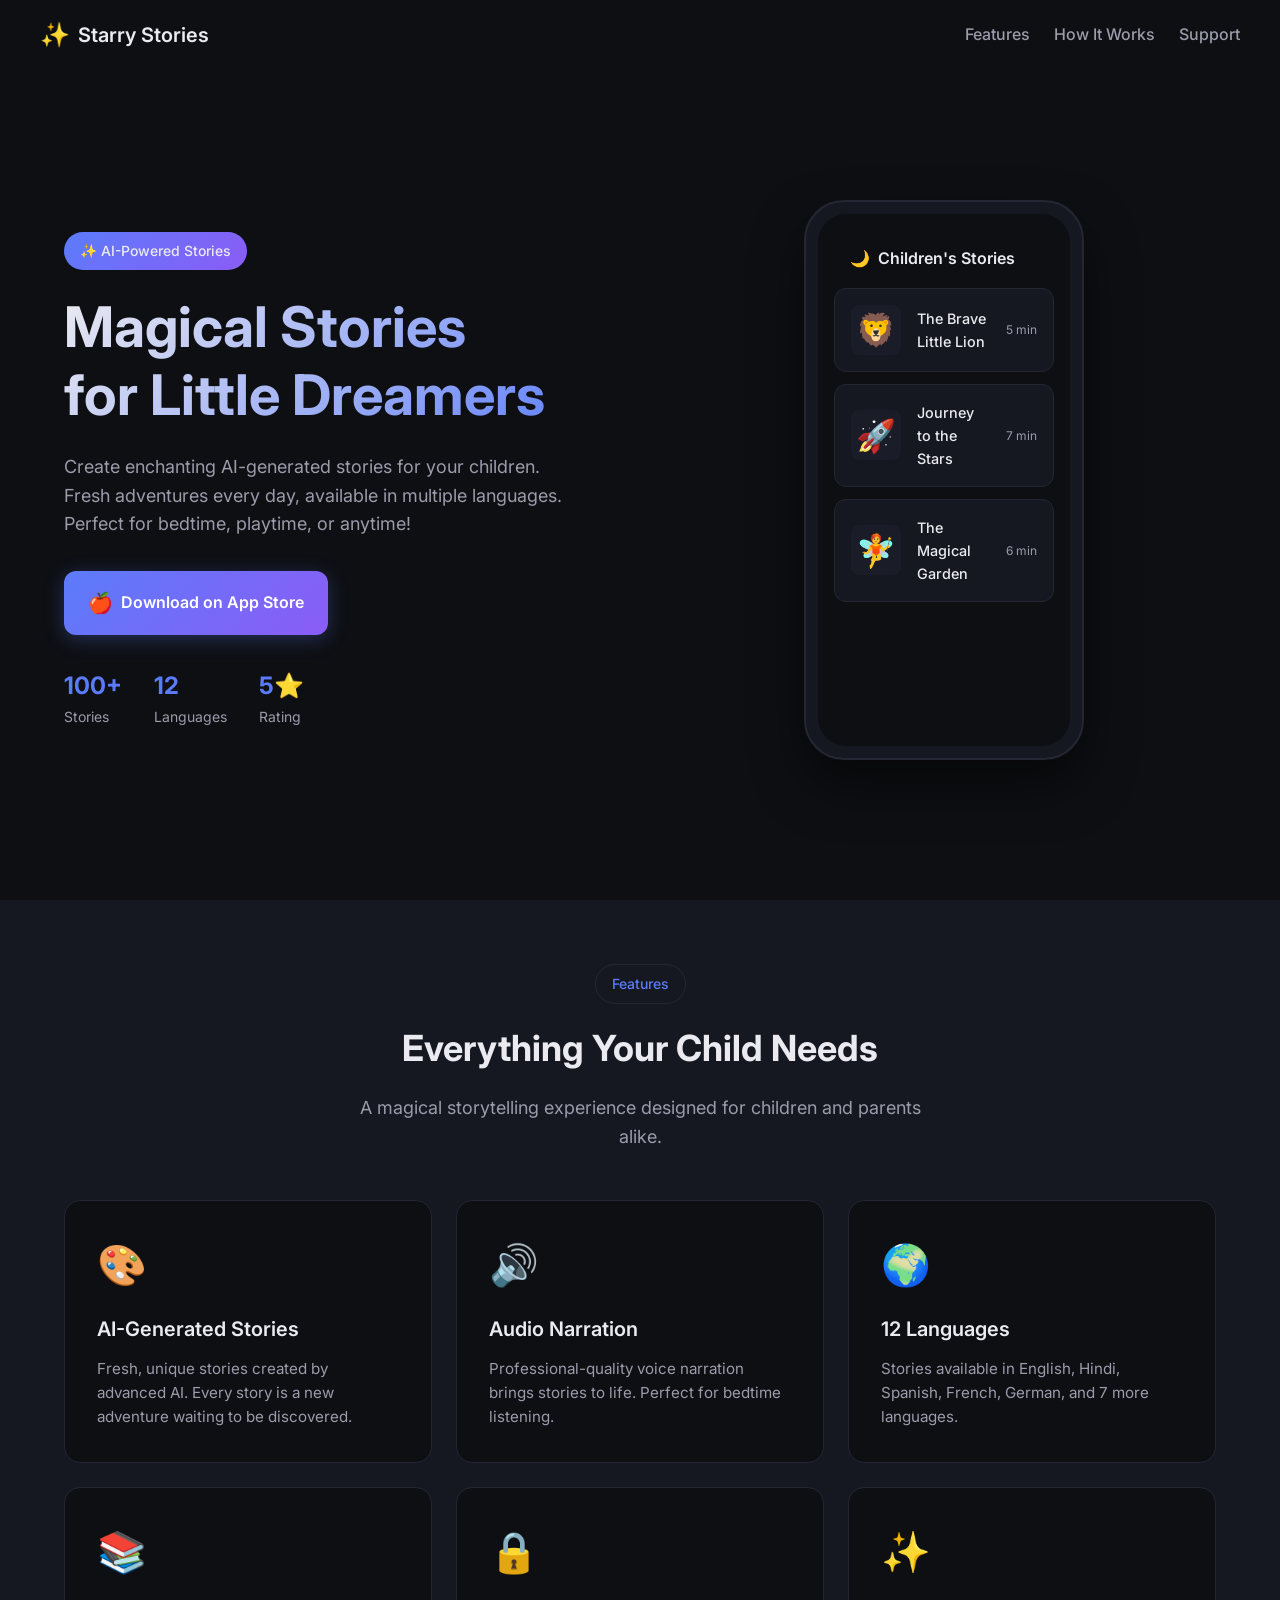
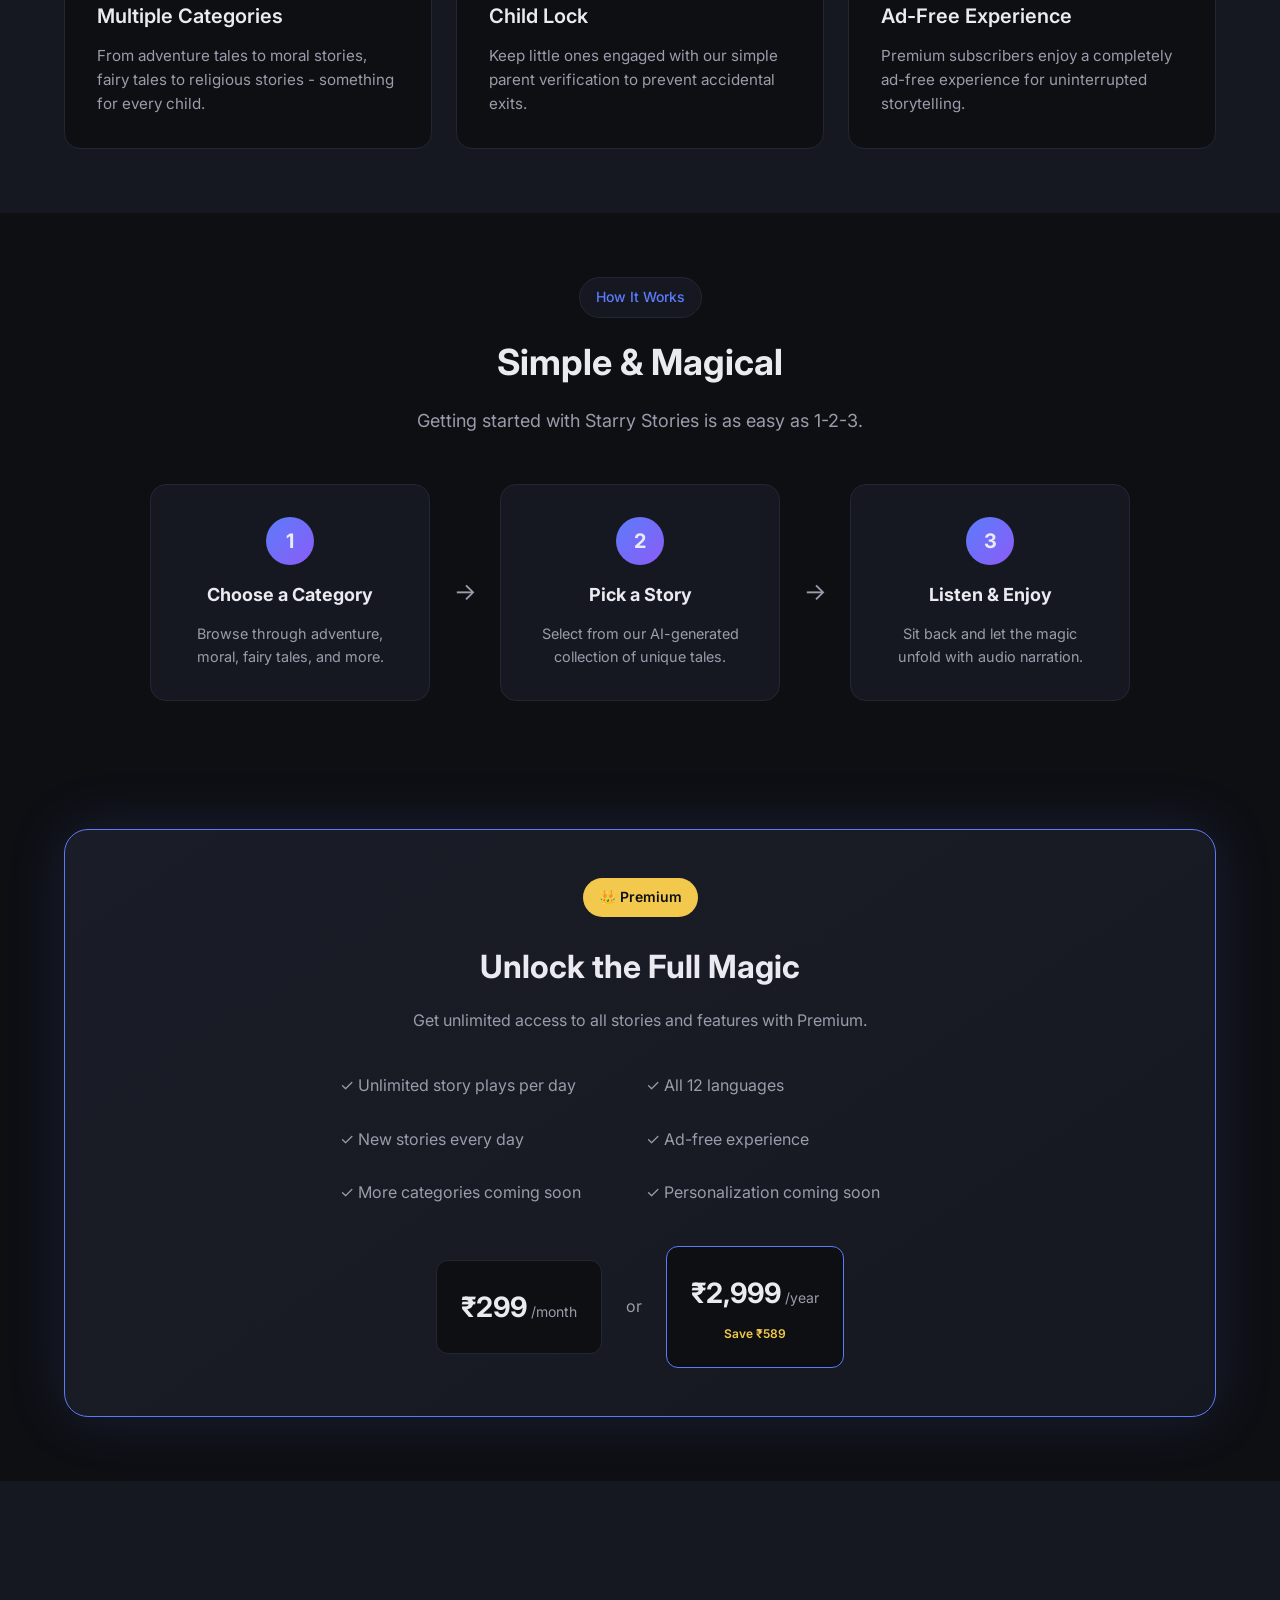
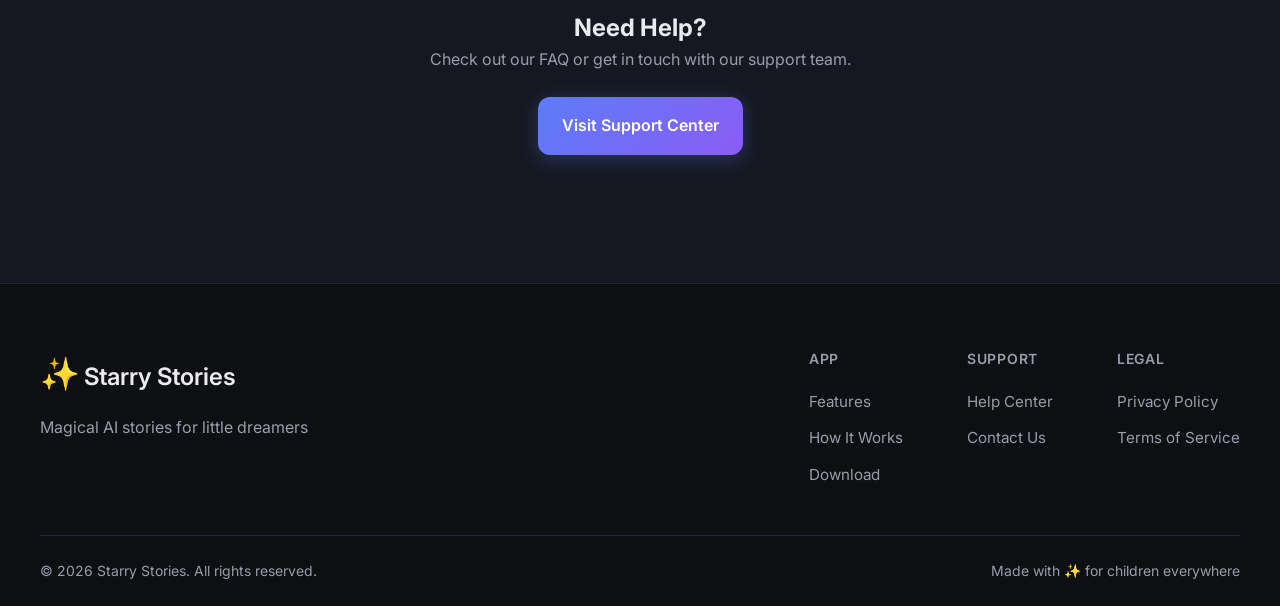
<file: docs/index.html>
<!DOCTYPE html>
<html lang="en">

<head>
    <meta charset="UTF-8">
    <meta name="viewport" content="width=device-width, initial-scale=1.0">
    <title>Starry Stories - Magical AI Stories for Kids</title>
    <meta name="description"
        content="Starry Stories creates magical AI-generated stories for children. Fresh adventures every day in multiple languages.">
    <link rel="preconnect" href="https://fonts.googleapis.com">
    <link rel="preconnect" href="https://fonts.gstatic.com" crossorigin>
    <link href="https://fonts.googleapis.com/css2?family=Inter:wght@400;500;600;700&display=swap" rel="stylesheet">
    <link rel="stylesheet" href="styles.css">
    <link rel="icon" type="image/svg+xml"
        href="data:image/svg+xml,<svg xmlns='http://www.w3.org/2000/svg' viewBox='0 0 100 100'><text y='.9em' font-size='90'>✨</text></svg>">
</head>

<body>
    <!-- Navigation -->
    <nav class="navbar">
        <div class="nav-container">
            <a href="#" class="logo">
                <span class="logo-emoji">✨</span>
                <span class="logo-text">Starry Stories</span>
            </a>
            <div class="nav-links">
                <a href="#features">Features</a>
                <a href="#how-it-works">How It Works</a>
                <a href="support.html">Support</a>
            </div>
        </div>
    </nav>

    <!-- Hero Section -->
    <section class="hero">
        <div class="hero-content">
            <div class="hero-badge">✨ AI-Powered Stories</div>
            <h1>Magical Stories<br>for Little Dreamers</h1>
            <p>Create enchanting AI-generated stories for your children. Fresh adventures every day, available in
                multiple languages. Perfect for bedtime, playtime, or anytime!</p>
            <div class="hero-buttons">
                <a href="https://apps.apple.com/app/starry-stories/id6757325864" class="btn btn-primary"
                    target="_blank">
                    <span class="btn-icon">🍎</span>
                    Download on App Store
                </a>
            </div>
            <div class="hero-stats">
                <div class="stat">
                    <span class="stat-value">100+</span>
                    <span class="stat-label">Stories</span>
                </div>
                <div class="stat">
                    <span class="stat-value">12</span>
                    <span class="stat-label">Languages</span>
                </div>
                <div class="stat">
                    <span class="stat-value">5⭐</span>
                    <span class="stat-label">Rating</span>
                </div>
            </div>
        </div>
        <div class="hero-visual">
            <div class="phone-mockup">
                <div class="phone-screen">
                    <div class="app-preview">
                        <div class="preview-header">
                            <span>🌙</span>
                            <span>Children's Stories</span>
                        </div>
                        <div class="preview-card">
                            <div class="card-emoji">🦁</div>
                            <div class="card-title">The Brave Little Lion</div>
                            <div class="card-duration">5 min</div>
                        </div>
                        <div class="preview-card">
                            <div class="card-emoji">🚀</div>
                            <div class="card-title">Journey to the Stars</div>
                            <div class="card-duration">7 min</div>
                        </div>
                        <div class="preview-card">
                            <div class="card-emoji">🧚</div>
                            <div class="card-title">The Magical Garden</div>
                            <div class="card-duration">6 min</div>
                        </div>
                    </div>
                </div>
            </div>
        </div>
    </section>

    <!-- Features Section -->
    <section id="features" class="features">
        <div class="section-container">
            <div class="section-header">
                <span class="section-badge">Features</span>
                <h2>Everything Your Child Needs</h2>
                <p>A magical storytelling experience designed for children and parents alike.</p>
            </div>
            <div class="features-grid">
                <div class="feature-card">
                    <div class="feature-icon">🎨</div>
                    <h3>AI-Generated Stories</h3>
                    <p>Fresh, unique stories created by advanced AI. Every story is a new adventure waiting to be
                        discovered.</p>
                </div>
                <div class="feature-card">
                    <div class="feature-icon">🔊</div>
                    <h3>Audio Narration</h3>
                    <p>Professional-quality voice narration brings stories to life. Perfect for bedtime listening.</p>
                </div>
                <div class="feature-card">
                    <div class="feature-icon">🌍</div>
                    <h3>12 Languages</h3>
                    <p>Stories available in English, Hindi, Spanish, French, German, and 7 more languages.</p>
                </div>
                <div class="feature-card">
                    <div class="feature-icon">📚</div>
                    <h3>Multiple Categories</h3>
                    <p>From adventure tales to moral stories, fairy tales to religious stories - something for every
                        child.</p>
                </div>
                <div class="feature-card">
                    <div class="feature-icon">🔒</div>
                    <h3>Child Lock</h3>
                    <p>Keep little ones engaged with our simple parent verification to prevent accidental exits.</p>
                </div>
                <div class="feature-card">
                    <div class="feature-icon">✨</div>
                    <h3>Ad-Free Experience</h3>
                    <p>Premium subscribers enjoy a completely ad-free experience for uninterrupted storytelling.</p>
                </div>
            </div>
        </div>
    </section>

    <!-- How It Works Section -->
    <section id="how-it-works" class="how-it-works">
        <div class="section-container">
            <div class="section-header">
                <span class="section-badge">How It Works</span>
                <h2>Simple & Magical</h2>
                <p>Getting started with Starry Stories is as easy as 1-2-3.</p>
            </div>
            <div class="steps">
                <div class="step">
                    <div class="step-number">1</div>
                    <h3>Choose a Category</h3>
                    <p>Browse through adventure, moral, fairy tales, and more.</p>
                </div>
                <div class="step-arrow">→</div>
                <div class="step">
                    <div class="step-number">2</div>
                    <h3>Pick a Story</h3>
                    <p>Select from our AI-generated collection of unique tales.</p>
                </div>
                <div class="step-arrow">→</div>
                <div class="step">
                    <div class="step-number">3</div>
                    <h3>Listen & Enjoy</h3>
                    <p>Sit back and let the magic unfold with audio narration.</p>
                </div>
            </div>
        </div>
    </section>

    <!-- Premium Section -->
    <section class="premium">
        <div class="section-container">
            <div class="premium-card">
                <div class="premium-content">
                    <span class="premium-badge">👑 Premium</span>
                    <h2>Unlock the Full Magic</h2>
                    <p>Get unlimited access to all stories and features with Premium.</p>
                    <ul class="premium-benefits">
                        <li>✓ Unlimited story plays per day</li>
                        <li>✓ All 12 languages</li>
                        <li>✓ New stories every day</li>
                        <li>✓ Ad-free experience</li>
                        <li>✓ More categories coming soon</li>
                        <li>✓ Personalization coming soon</li>
                    </ul>
                    <div class="premium-pricing">
                        <div class="price-option">
                            <span class="price">₹299</span>
                            <span class="period">/month</span>
                        </div>
                        <div class="price-divider">or</div>
                        <div class="price-option featured">
                            <span class="price">₹2,999</span>
                            <span class="period">/year</span>
                            <span class="savings">Save ₹589</span>
                        </div>
                    </div>
                </div>
            </div>
        </div>
    </section>

    <!-- Support Teaser -->
    <section class="support-teaser"
        style="background: var(--bg-surface); padding: var(--spacing-3xl) var(--spacing-lg); text-align: center;">
        <div class="section-container">
            <h2>Need Help?</h2>
            <p style="color: var(--text-secondary); margin-bottom: var(--spacing-lg);">Check out our FAQ or get in touch
                with our support team.</p>
            <a href="support.html" class="btn btn-primary">Visit Support Center</a>
        </div>
    </section>

    <!-- Footer -->
    <footer class="footer">
        <div class="footer-container">
            <div class="footer-brand">
                <span class="logo-emoji">✨</span>
                <span class="logo-text">Starry Stories</span>
                <p>Magical AI stories for little dreamers</p>
            </div>
            <div class="footer-links">
                <div class="footer-column">
                    <h4>App</h4>
                    <a href="#features">Features</a>
                    <a href="#how-it-works">How It Works</a>
                    <a href="https://apps.apple.com/app/starry-stories/id6757325864" target="_blank">Download</a>
                </div>
                <div class="footer-column">
                    <h4>Support</h4>
                    <a href="support.html">Help Center</a>
                    <a href="mailto:ashlaycyriac@gmail.com">Contact Us</a>
                </div>
                <div class="footer-column">
                    <h4>Legal</h4>
                    <a href="privacy.html">Privacy Policy</a>
                    <a href="terms.html">Terms of Service</a>
                </div>
            </div>
        </div>
        <div class="footer-bottom">
            <p>© 2026 Starry Stories. All rights reserved.</p>
            <p>Made with ✨ for children everywhere</p>
        </div>
    </footer>

    <script>
        // Smooth scrolling for navigation links
        document.querySelectorAll('a[href^="#"]').forEach(anchor => {
            anchor.addEventListener('click', function (e) {
                e.preventDefault();
                const target = document.querySelector(this.getAttribute('href'));
                if (target) {
                    target.scrollIntoView({ behavior: 'smooth', block: 'start' });
                }
            });
        });

        // Navbar background on scroll
        window.addEventListener('scroll', () => {
            const navbar = document.querySelector('.navbar');
            if (window.scrollY > 50) {
                navbar.classList.add('scrolled');
            } else {
                navbar.classList.remove('scrolled');
            }
        });
    </script>
</body>

</html>
</file>
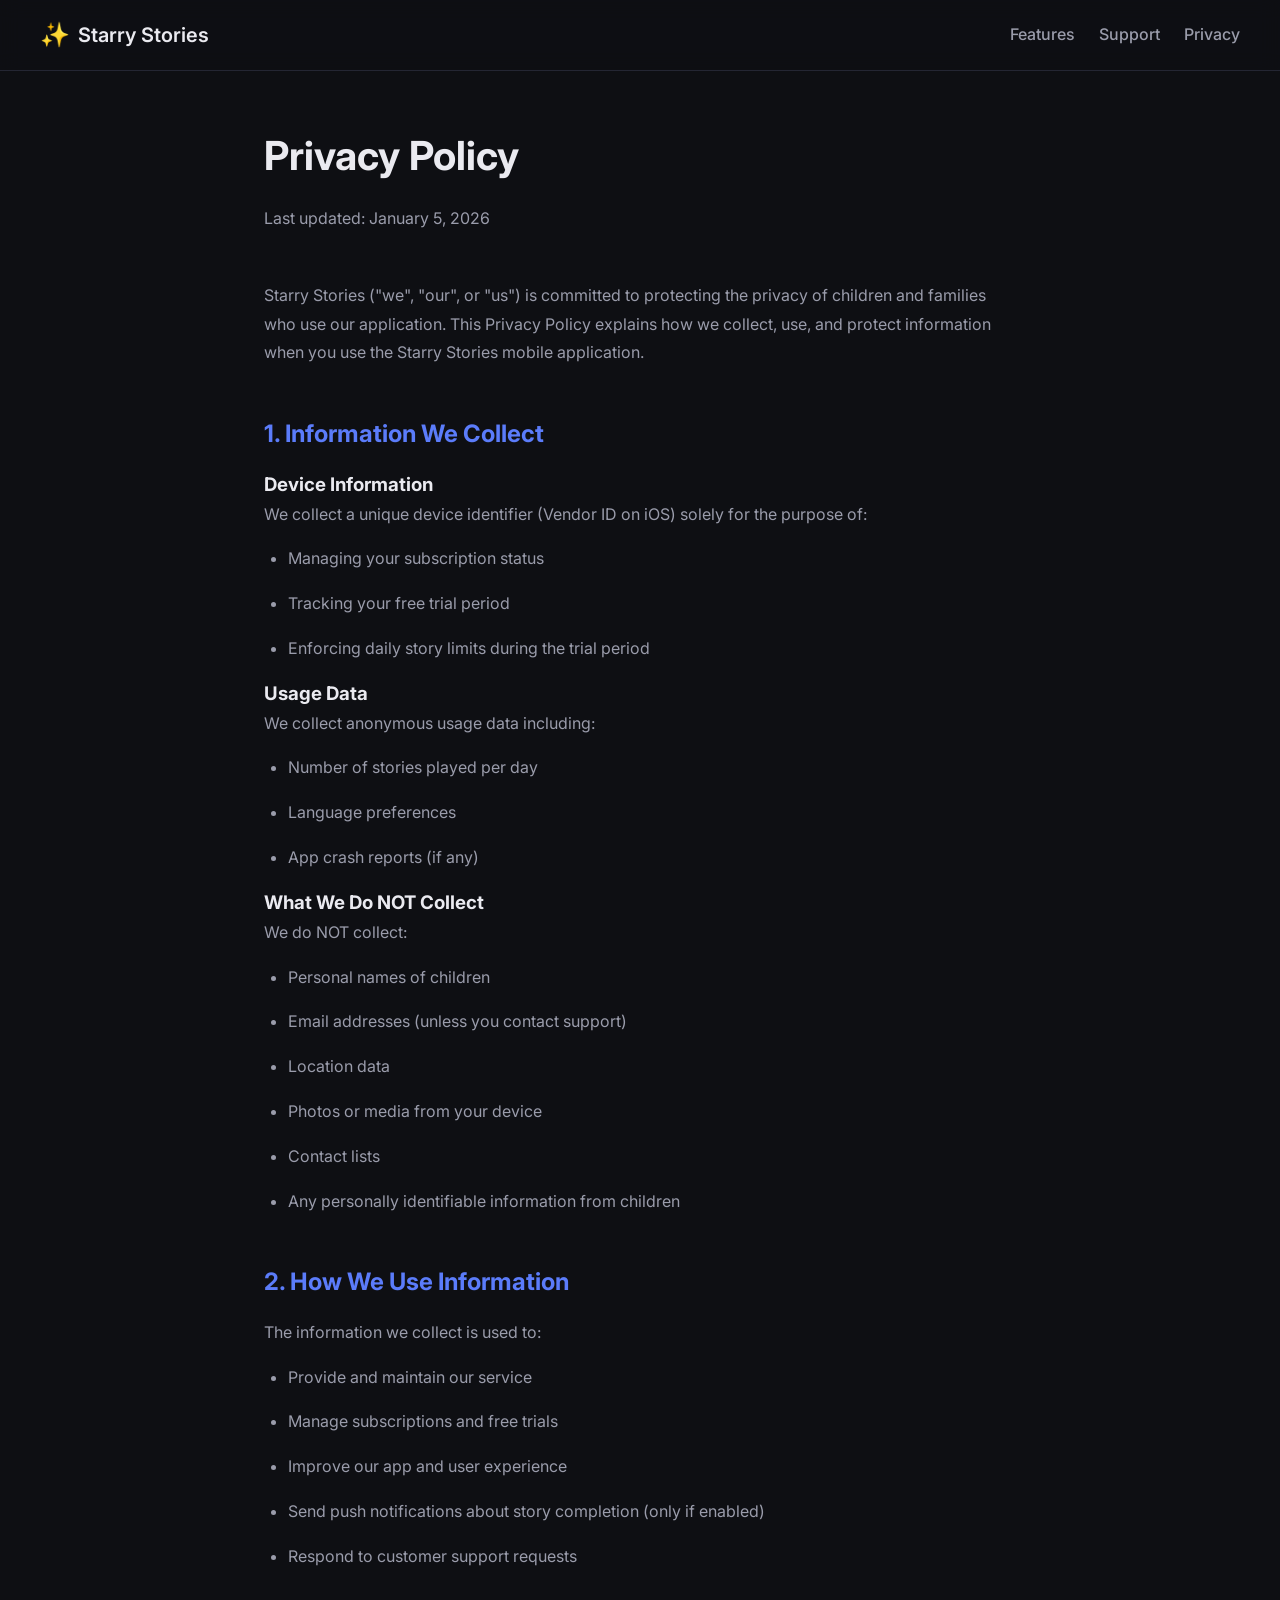
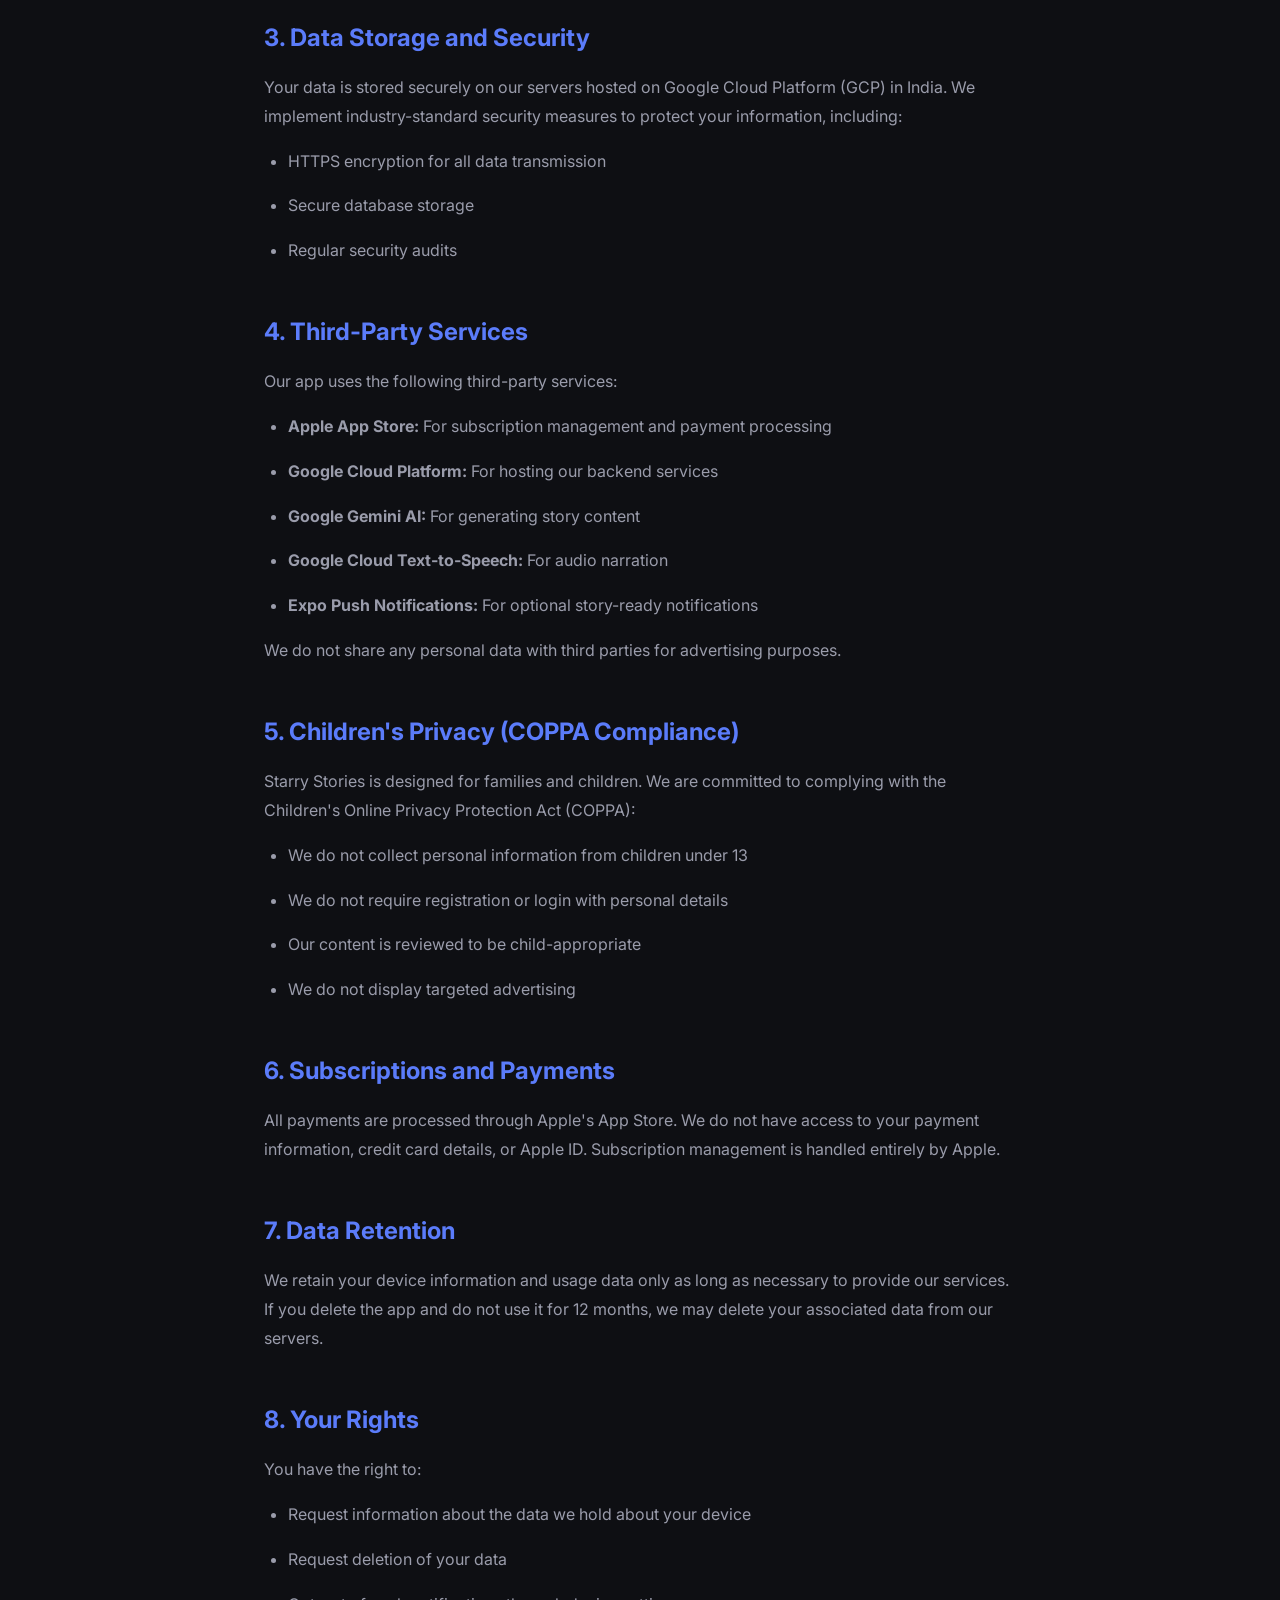
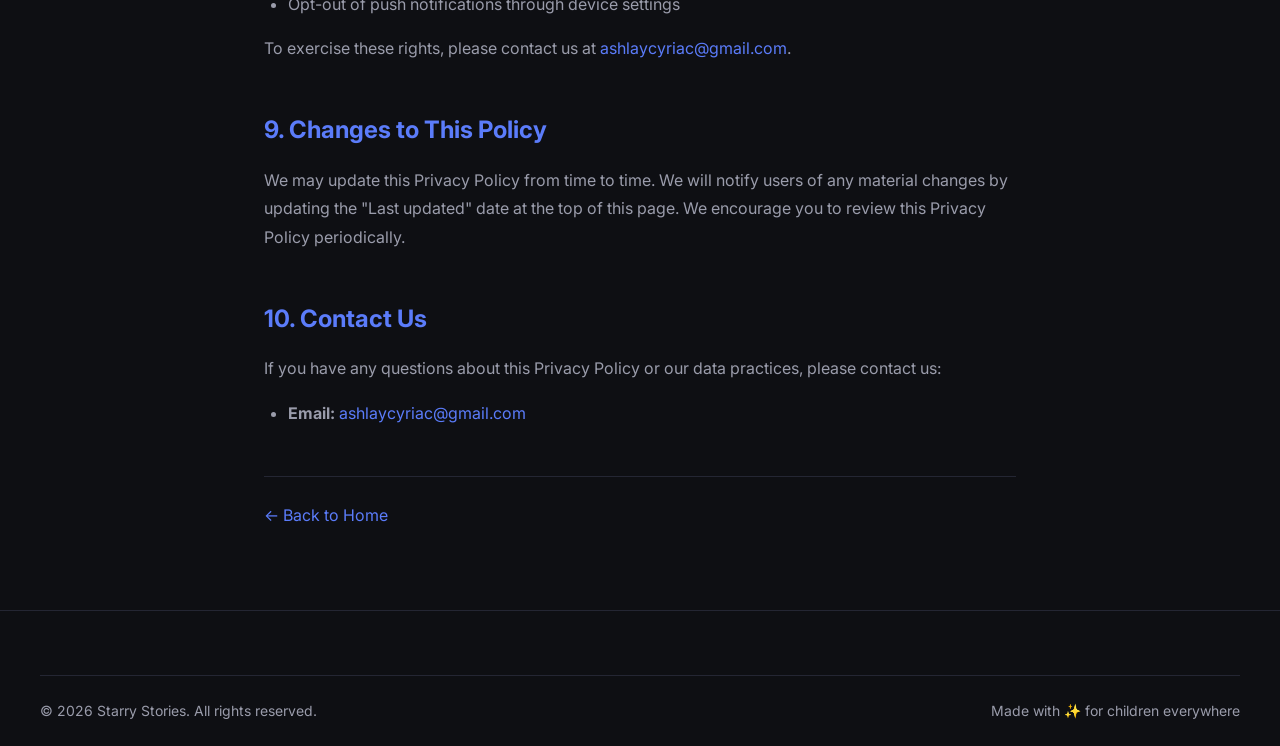
<file: docs/privacy.html>
<!DOCTYPE html>
<html lang="en">

<head>
    <meta charset="UTF-8">
    <meta name="viewport" content="width=device-width, initial-scale=1.0">
    <title>Privacy Policy - Starry Stories</title>
    <meta name="description" content="Privacy Policy for Starry Stories - AI-generated stories for children.">
    <link rel="preconnect" href="https://fonts.googleapis.com">
    <link rel="preconnect" href="https://fonts.gstatic.com" crossorigin>
    <link href="https://fonts.googleapis.com/css2?family=Inter:wght@400;500;600;700&display=swap" rel="stylesheet">
    <link rel="stylesheet" href="styles.css">
    <link rel="icon" type="image/svg+xml"
        href="data:image/svg+xml,<svg xmlns='http://www.w3.org/2000/svg' viewBox='0 0 100 100'><text y='.9em' font-size='90'>✨</text></svg>">
</head>

<body>
    <!-- Navigation -->
    <nav class="navbar scrolled">
        <div class="nav-container">
            <a href="index.html" class="logo">
                <span class="logo-emoji">✨</span>
                <span class="logo-text">Starry Stories</span>
            </a>
            <div class="nav-links">
                <a href="index.html#features">Features</a>
                <a href="support.html">Support</a>
                <a href="privacy.html">Privacy</a>
            </div>
        </div>
    </nav>

    <!-- Privacy Policy Content -->
    <main class="legal-page">
        <h1>Privacy Policy</h1>
        <p class="last-updated">Last updated: January 5, 2026</p>

        <p>Starry Stories ("we", "our", or "us") is committed to protecting the privacy of children and families who use
            our application. This Privacy Policy explains how we collect, use, and protect information when you use the
            Starry Stories mobile application.</p>

        <h2>1. Information We Collect</h2>

        <h3>Device Information</h3>
        <p>We collect a unique device identifier (Vendor ID on iOS) solely for the purpose of:</p>
        <ul>
            <li>Managing your subscription status</li>
            <li>Tracking your free trial period</li>
            <li>Enforcing daily story limits during the trial period</li>
        </ul>

        <h3>Usage Data</h3>
        <p>We collect anonymous usage data including:</p>
        <ul>
            <li>Number of stories played per day</li>
            <li>Language preferences</li>
            <li>App crash reports (if any)</li>
        </ul>

        <h3>What We Do NOT Collect</h3>
        <p>We do NOT collect:</p>
        <ul>
            <li>Personal names of children</li>
            <li>Email addresses (unless you contact support)</li>
            <li>Location data</li>
            <li>Photos or media from your device</li>
            <li>Contact lists</li>
            <li>Any personally identifiable information from children</li>
        </ul>

        <h2>2. How We Use Information</h2>
        <p>The information we collect is used to:</p>
        <ul>
            <li>Provide and maintain our service</li>
            <li>Manage subscriptions and free trials</li>
            <li>Improve our app and user experience</li>
            <li>Send push notifications about story completion (only if enabled)</li>
            <li>Respond to customer support requests</li>
        </ul>

        <h2>3. Data Storage and Security</h2>
        <p>Your data is stored securely on our servers hosted on Google Cloud Platform (GCP) in India. We implement
            industry-standard security measures to protect your information, including:</p>
        <ul>
            <li>HTTPS encryption for all data transmission</li>
            <li>Secure database storage</li>
            <li>Regular security audits</li>
        </ul>

        <h2>4. Third-Party Services</h2>
        <p>Our app uses the following third-party services:</p>
        <ul>
            <li><strong>Apple App Store:</strong> For subscription management and payment processing</li>
            <li><strong>Google Cloud Platform:</strong> For hosting our backend services</li>
            <li><strong>Google Gemini AI:</strong> For generating story content</li>
            <li><strong>Google Cloud Text-to-Speech:</strong> For audio narration</li>
            <li><strong>Expo Push Notifications:</strong> For optional story-ready notifications</li>
        </ul>
        <p>We do not share any personal data with third parties for advertising purposes.</p>

        <h2>5. Children's Privacy (COPPA Compliance)</h2>
        <p>Starry Stories is designed for families and children. We are committed to complying with the Children's
            Online Privacy Protection Act (COPPA):</p>
        <ul>
            <li>We do not collect personal information from children under 13</li>
            <li>We do not require registration or login with personal details</li>
            <li>Our content is reviewed to be child-appropriate</li>
            <li>We do not display targeted advertising</li>
        </ul>

        <h2>6. Subscriptions and Payments</h2>
        <p>All payments are processed through Apple's App Store. We do not have access to your payment information,
            credit card details, or Apple ID. Subscription management is handled entirely by Apple.</p>

        <h2>7. Data Retention</h2>
        <p>We retain your device information and usage data only as long as necessary to provide our services. If you
            delete the app and do not use it for 12 months, we may delete your associated data from our servers.</p>

        <h2>8. Your Rights</h2>
        <p>You have the right to:</p>
        <ul>
            <li>Request information about the data we hold about your device</li>
            <li>Request deletion of your data</li>
            <li>Opt-out of push notifications through device settings</li>
        </ul>
        <p>To exercise these rights, please contact us at <a
                href="mailto:ashlaycyriac@gmail.com">ashlaycyriac@gmail.com</a>.</p>

        <h2>9. Changes to This Policy</h2>
        <p>We may update this Privacy Policy from time to time. We will notify users of any material changes by updating
            the "Last updated" date at the top of this page. We encourage you to review this Privacy Policy
            periodically.</p>

        <h2>10. Contact Us</h2>
        <p>If you have any questions about this Privacy Policy or our data practices, please contact us:</p>
        <ul>
            <li><strong>Email:</strong> <a href="mailto:ashlaycyriac@gmail.com">ashlaycyriac@gmail.com</a></li>
        </ul>

        <p style="margin-top: 48px; padding-top: 24px; border-top: 1px solid var(--divider);">
            <a href="index.html">← Back to Home</a>
        </p>
    </main>

    <!-- Footer -->
    <footer class="footer">
        <div class="footer-bottom">
            <p>© 2026 Starry Stories. All rights reserved.</p>
            <p>Made with ✨ for children everywhere</p>
        </div>
    </footer>
</body>

</html>
</file>
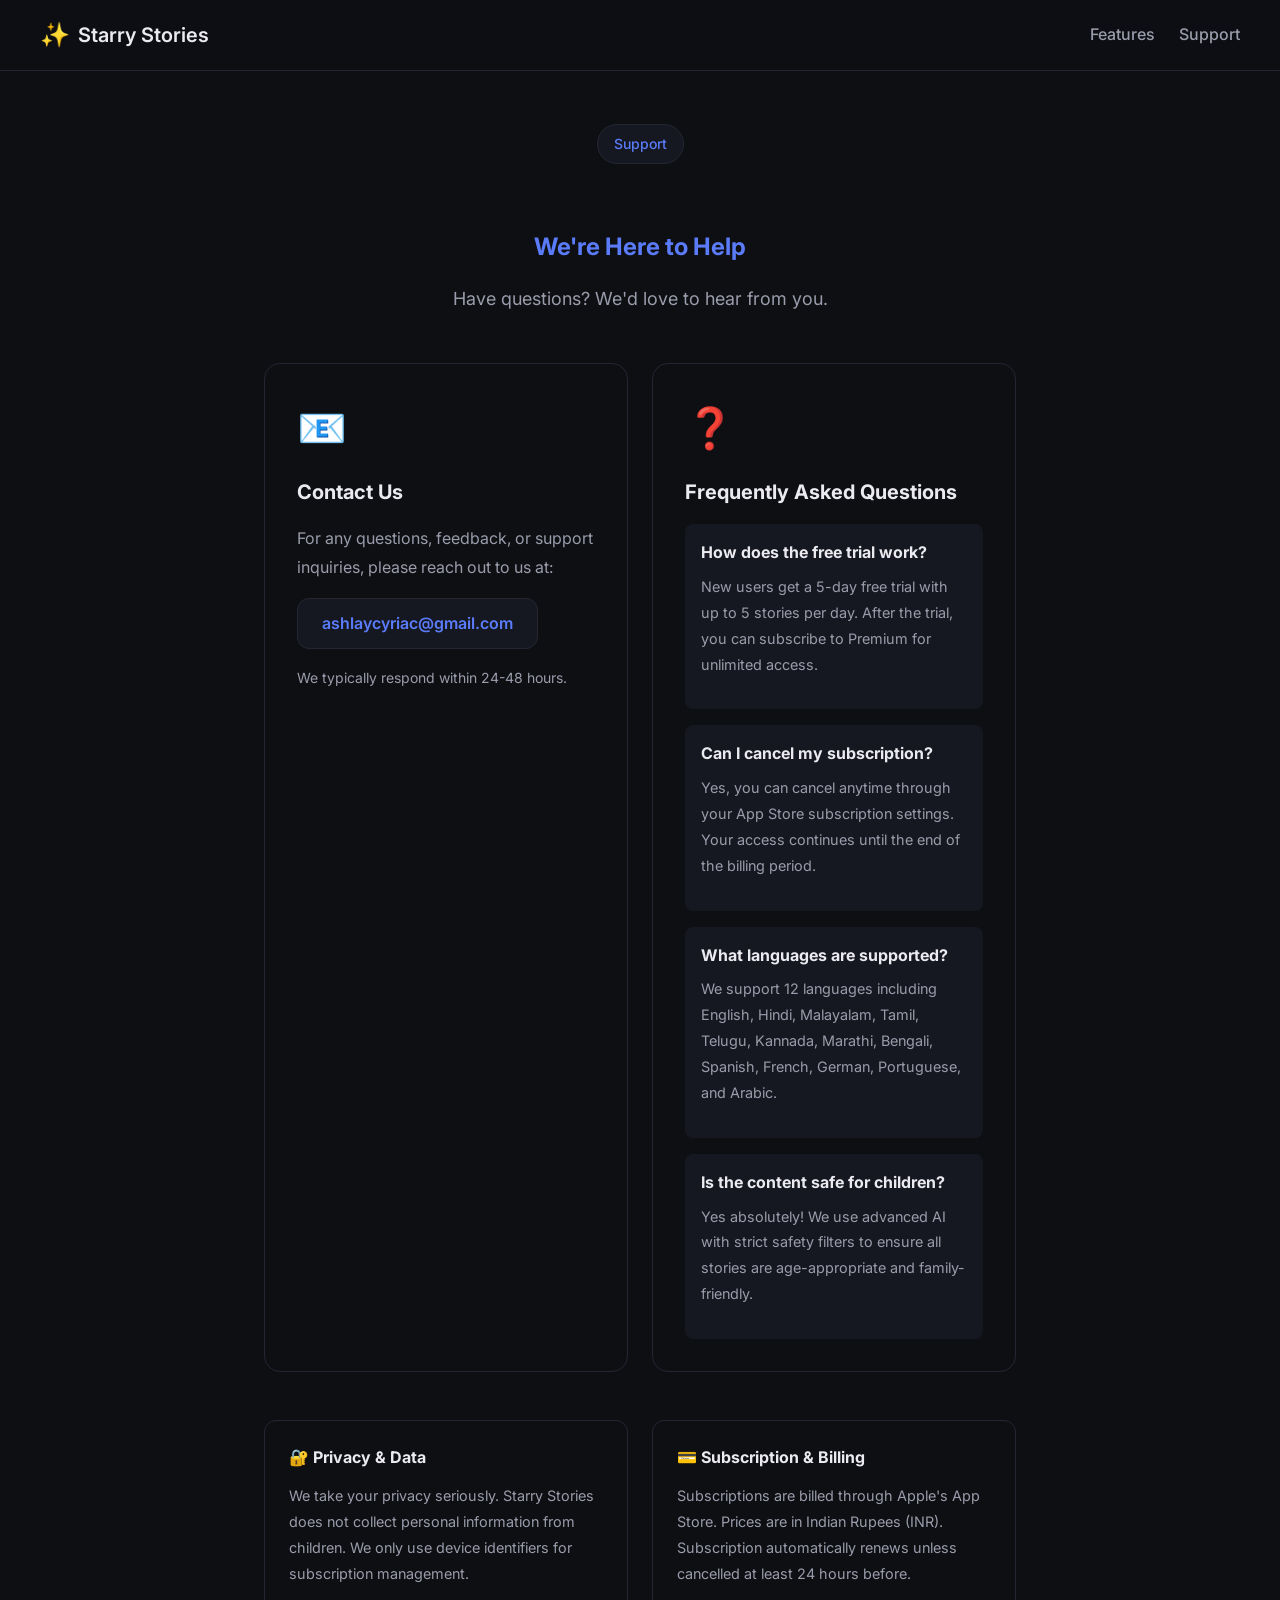
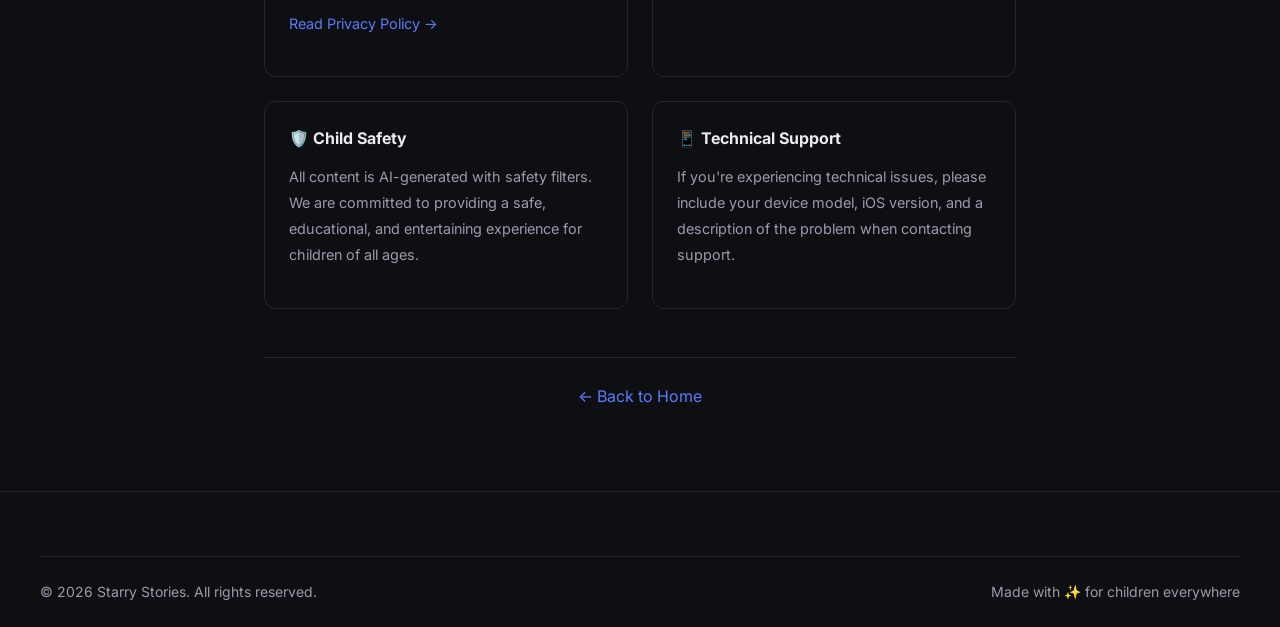
<file: docs/support.html>
<!DOCTYPE html>
<html lang="en">

<head>
    <meta charset="UTF-8">
    <meta name="viewport" content="width=device-width, initial-scale=1.0">
    <title>Support - Starry Stories</title>
    <meta name="description" content="Support and Help Center for Starry Stories app.">
    <link rel="preconnect" href="https://fonts.googleapis.com">
    <link rel="preconnect" href="https://fonts.gstatic.com" crossorigin>
    <link href="https://fonts.googleapis.com/css2?family=Inter:wght@400;500;600;700&display=swap" rel="stylesheet">
    <link rel="stylesheet" href="styles.css">
    <link rel="icon" type="image/svg+xml"
        href="data:image/svg+xml,<svg xmlns='http://www.w3.org/2000/svg' viewBox='0 0 100 100'><text y='.9em' font-size='90'>✨</text></svg>">
</head>

<body>
    <!-- Navigation -->
    <nav class="navbar scrolled">
        <div class="nav-container">
            <a href="index.html" class="logo">
                <span class="logo-emoji">✨</span>
                <span class="logo-text">Starry Stories</span>
            </a>
            <div class="nav-links">
                <a href="index.html#features">Features</a>
                <a href="support.html" class="active">Support</a>
            </div>
        </div>
    </nav>

    <!-- Support Content -->
    <main class="legal-page">
        <div class="section-header">
            <span class="section-badge">Support</span>
            <h2>We're Here to Help</h2>
            <p>Have questions? We'd love to hear from you.</p>
        </div>

        <div class="support-grid">
            <!-- Contact Card -->
            <div class="support-card contact-card">
                <div class="support-icon">📧</div>
                <h3>Contact Us</h3>
                <p>For any questions, feedback, or support inquiries, please reach out to us at:</p>
                <a href="mailto:ashlaycyriac@gmail.com" class="contact-email">ashlaycyriac@gmail.com</a>
                <p class="response-time">We typically respond within 24-48 hours.</p>
            </div>

            <!-- FAQ Card -->
            <div class="support-card">
                <div class="support-icon">❓</div>
                <h3>Frequently Asked Questions</h3>
                <div class="faq-list">
                    <div class="faq-item">
                        <strong>How does the free trial work?</strong>
                        <p>New users get a 5-day free trial with up to 5 stories per day. After the trial, you can
                            subscribe to Premium for unlimited access.</p>
                    </div>
                    <div class="faq-item">
                        <strong>Can I cancel my subscription?</strong>
                        <p>Yes, you can cancel anytime through your App Store subscription settings. Your access
                            continues until the end of the billing period.</p>
                    </div>
                    <div class="faq-item">
                        <strong>What languages are supported?</strong>
                        <p>We support 12 languages including English, Hindi, Malayalam, Tamil, Telugu, Kannada, Marathi,
                            Bengali, Spanish, French, German, Portuguese, and Arabic.</p>
                    </div>
                    <div class="faq-item">
                        <strong>Is the content safe for children?</strong>
                        <p>Yes absolutely! We use advanced AI with strict safety filters to ensure all stories are
                            age-appropriate and family-friendly.</p>
                    </div>
                </div>
            </div>
        </div>

        <!-- Additional Support Info -->
        <div class="support-info">
            <div class="info-block">
                <h4>🔐 Privacy & Data</h4>
                <p>We take your privacy seriously. Starry Stories does not collect personal information from children.
                    We only use device identifiers for subscription management.</p>
                <p><a href="privacy.html" style="font-size: 0.9rem; margin-top: 8px; display: inline-block;">Read
                        Privacy Policy →</a></p>
            </div>
            <div class="info-block">
                <h4>💳 Subscription & Billing</h4>
                <p>Subscriptions are billed through Apple's App Store. Prices are in Indian Rupees (INR). Subscription
                    automatically renews unless cancelled at least 24 hours before.</p>
            </div>
            <div class="info-block">
                <h4>🛡️ Child Safety</h4>
                <p>All content is AI-generated with safety filters. We are committed to providing a safe, educational,
                    and entertaining experience for children of all ages.</p>
            </div>
            <div class="info-block">
                <h4>📱 Technical Support</h4>
                <p>If you're experiencing technical issues, please include your device model, iOS version, and a
                    description of the problem when contacting support.</p>
            </div>
        </div>

        <p style="margin-top: 48px; padding-top: 24px; border-top: 1px solid var(--divider); text-align: center;">
            <a href="index.html">← Back to Home</a>
        </p>
    </main>

    <!-- Footer -->
    <footer class="footer">
        <div class="footer-bottom">
            <p>© 2026 Starry Stories. All rights reserved.</p>
            <p>Made with ✨ for children everywhere</p>
        </div>
    </footer>
</body>

</html>
</file>
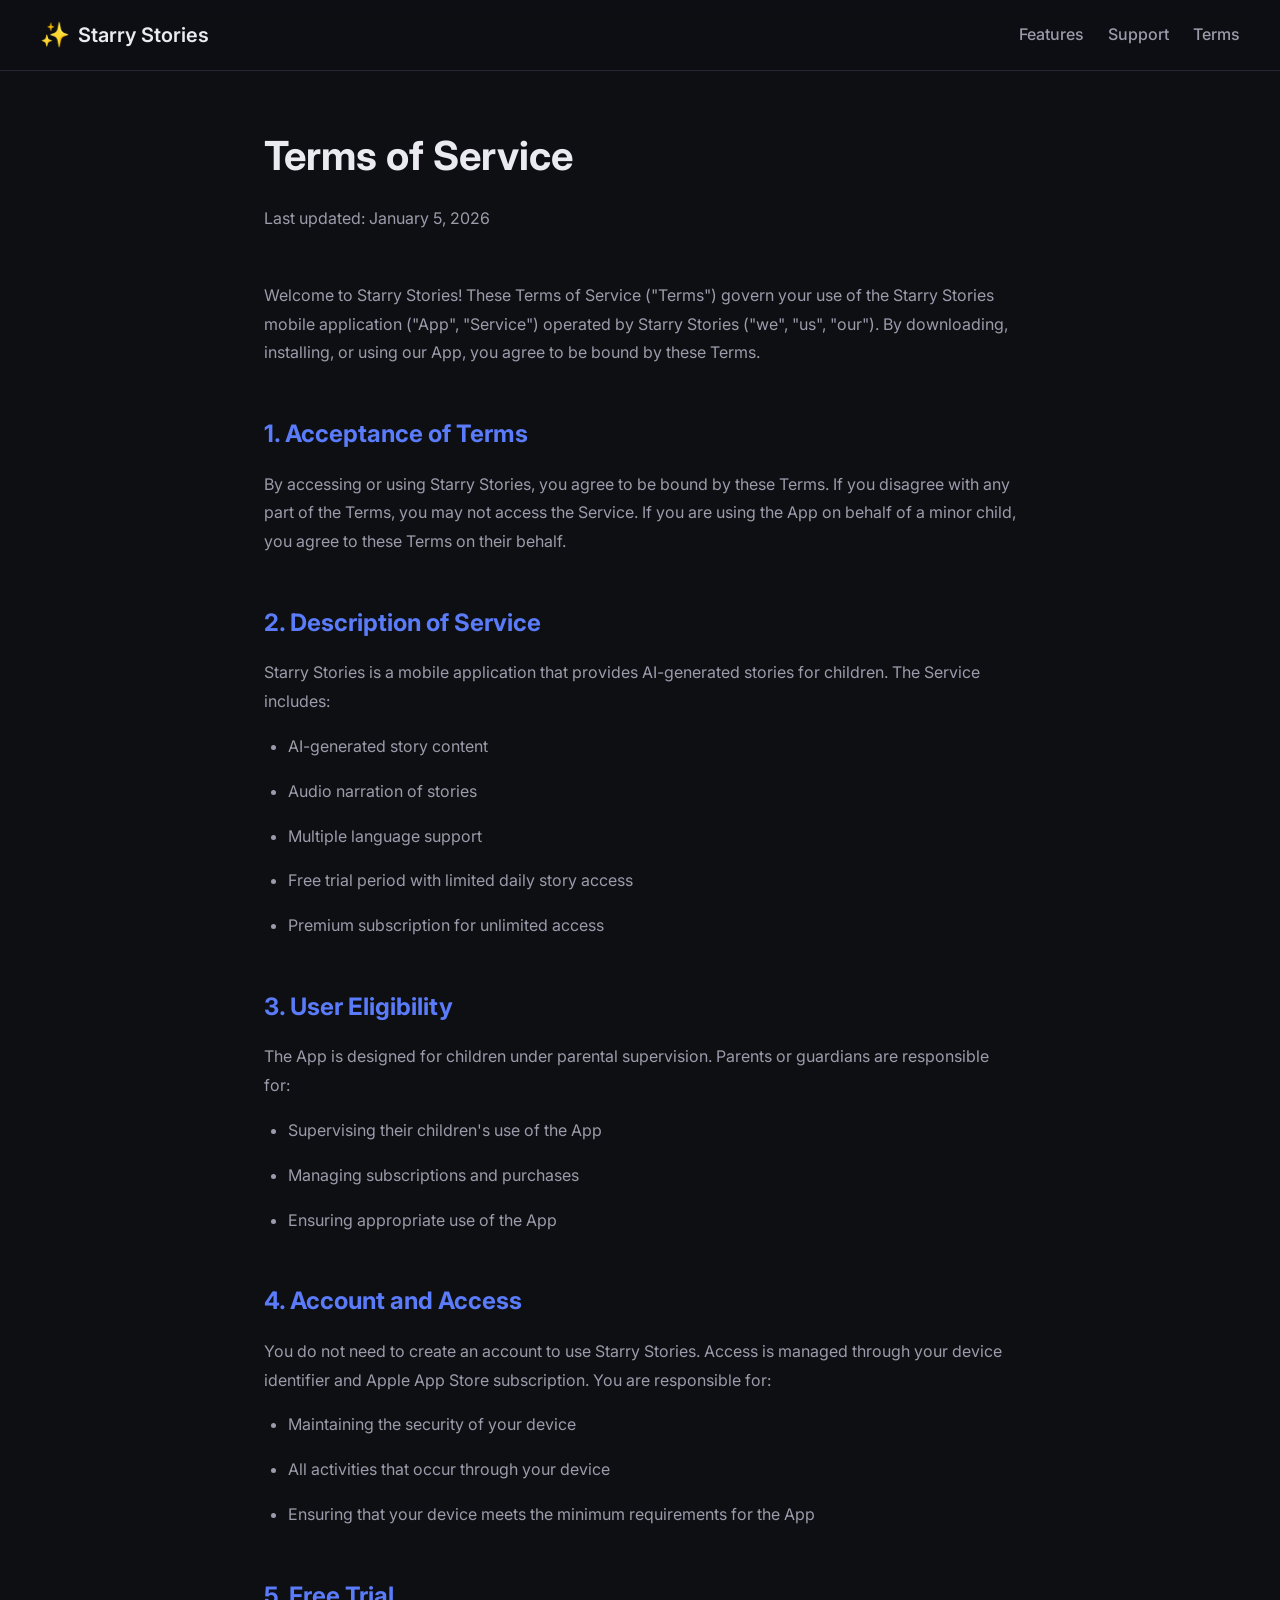
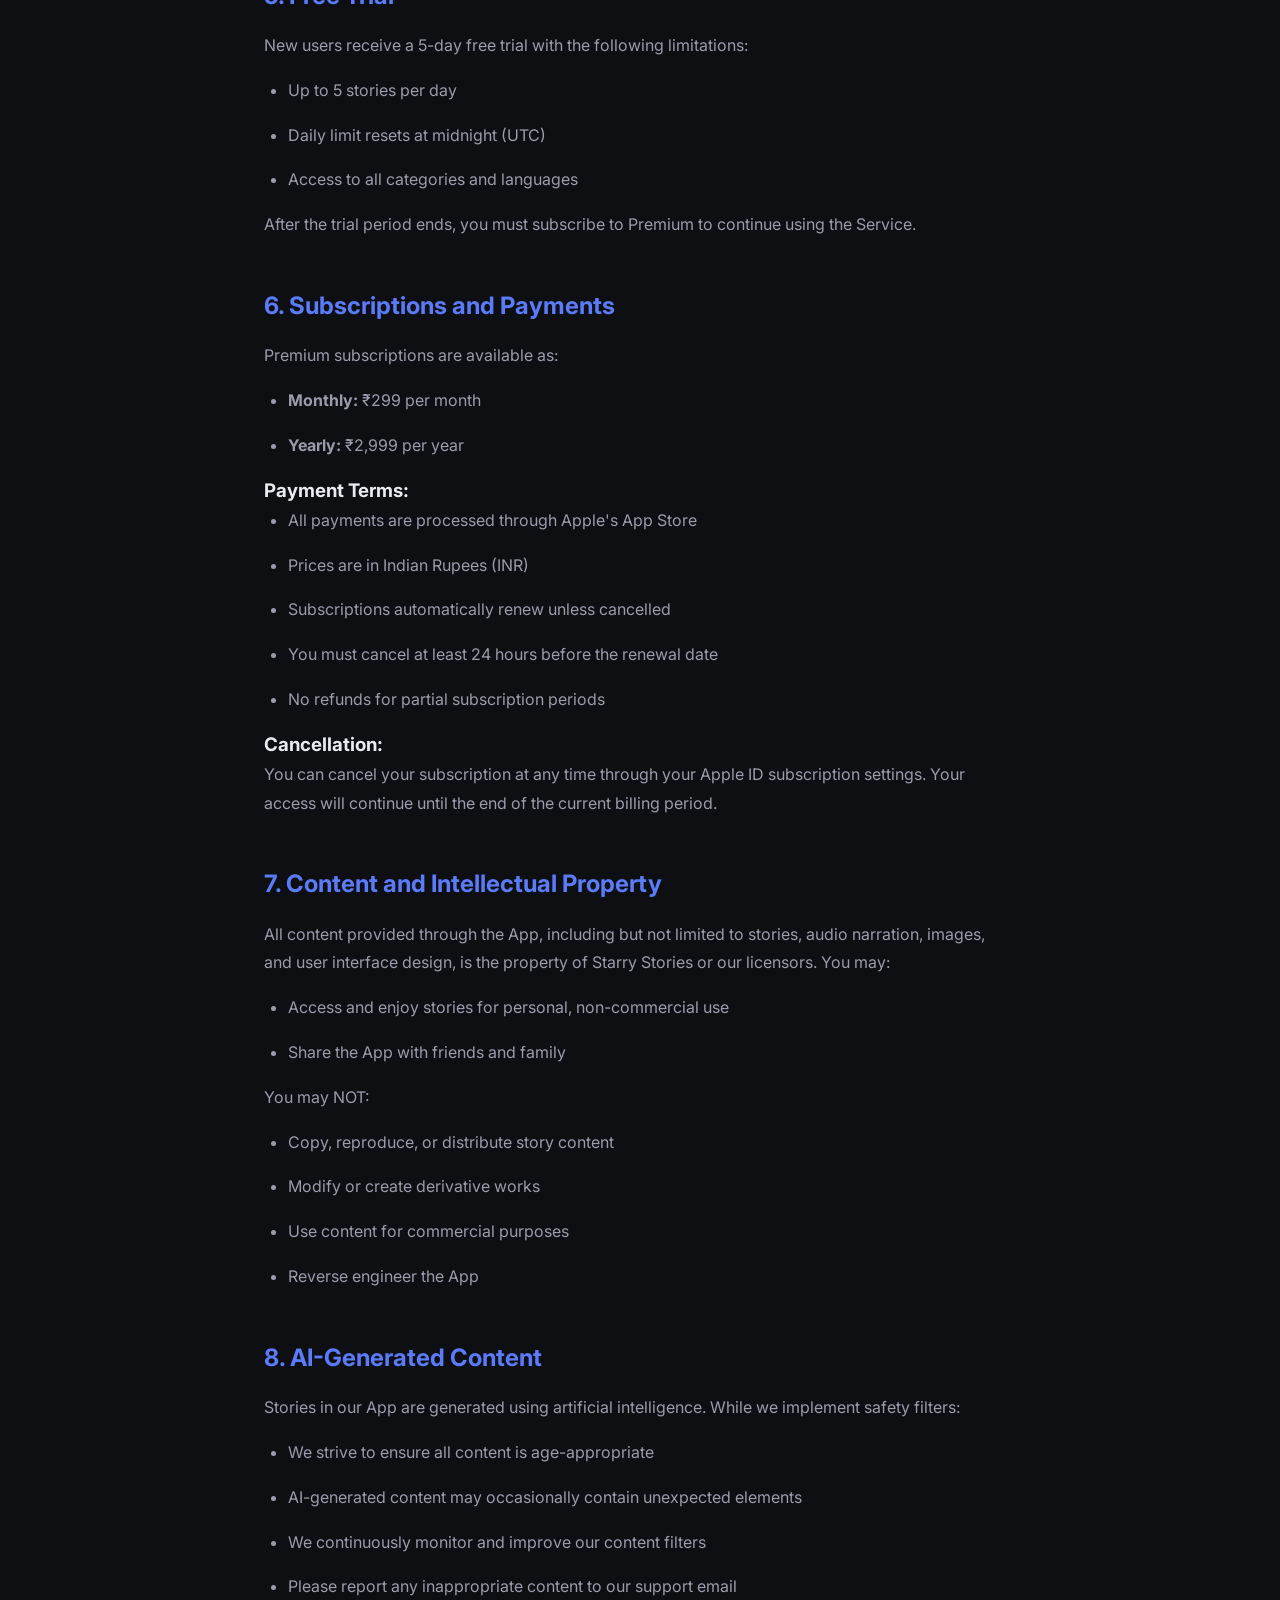
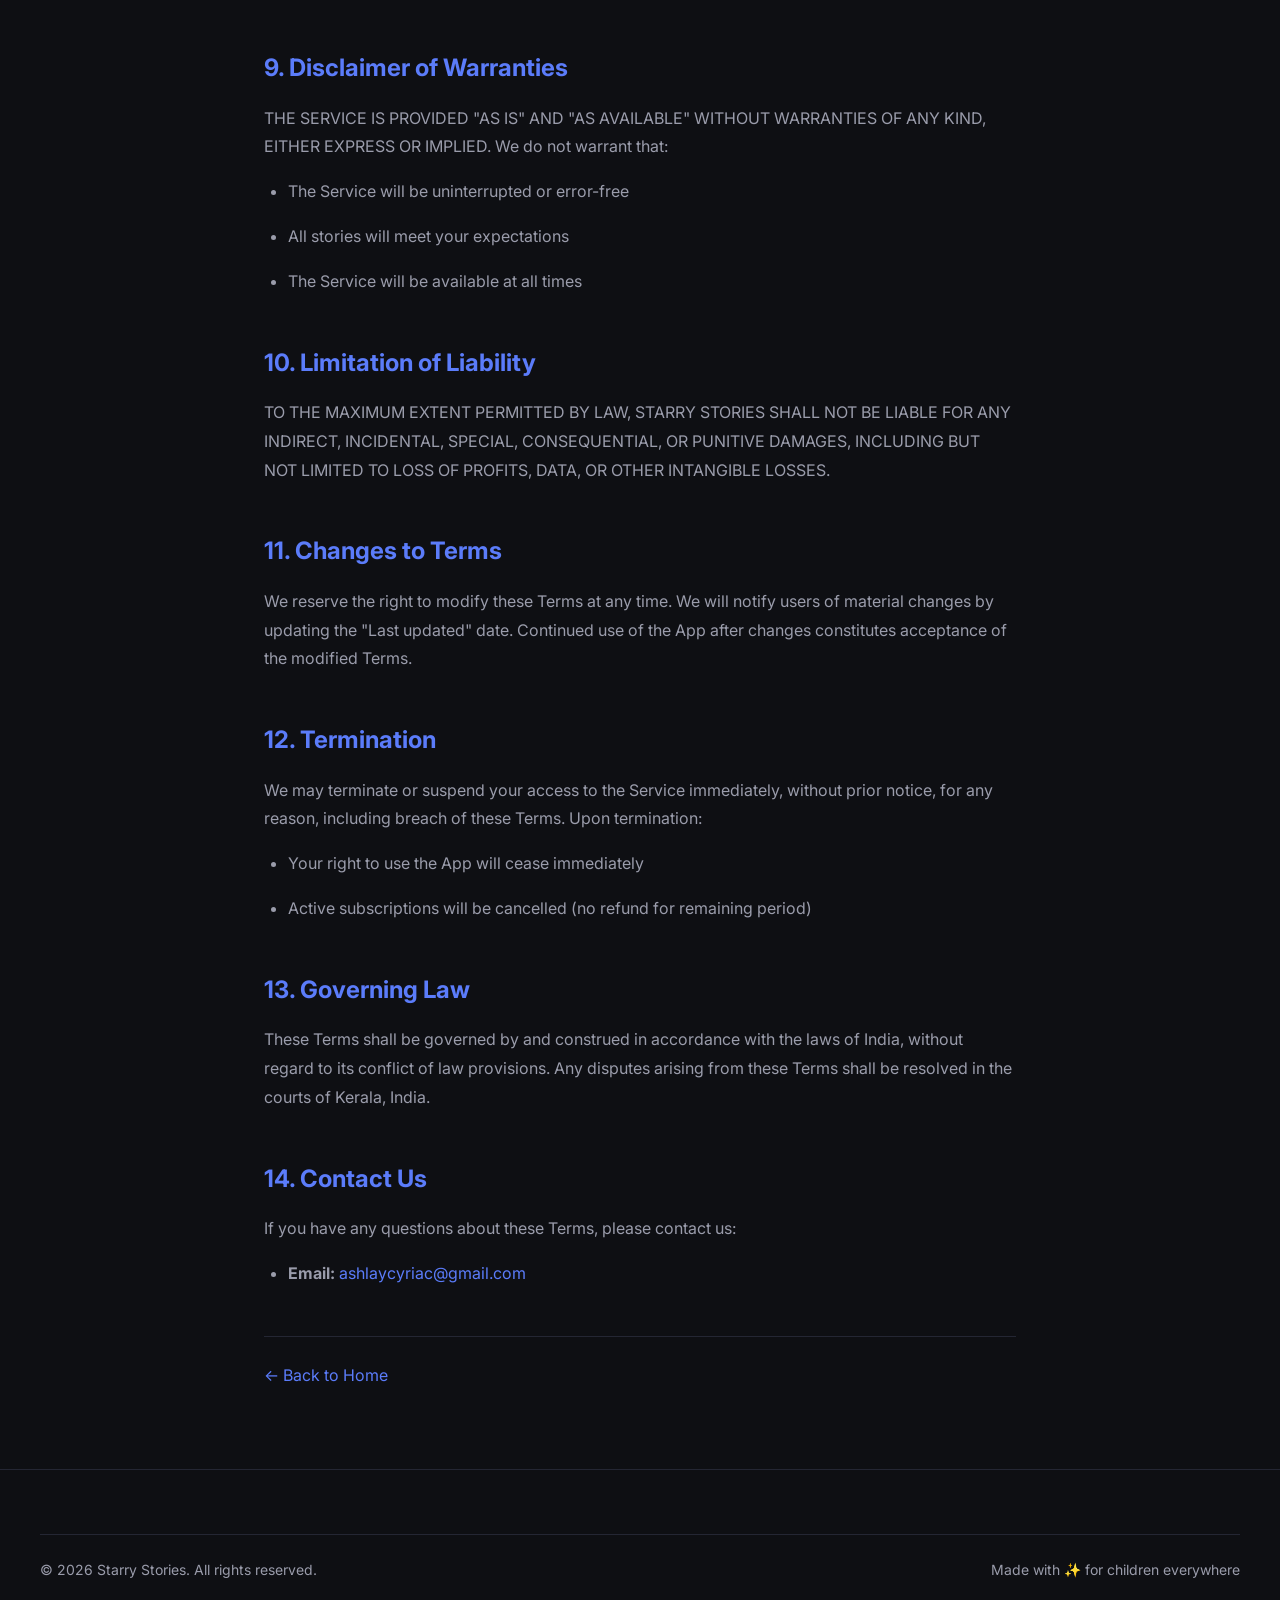
<file: docs/terms.html>
<!DOCTYPE html>
<html lang="en">

<head>
    <meta charset="UTF-8">
    <meta name="viewport" content="width=device-width, initial-scale=1.0">
    <title>Terms of Service - Starry Stories</title>
    <meta name="description" content="Terms of Service for Starry Stories - AI-generated stories for children.">
    <link rel="preconnect" href="https://fonts.googleapis.com">
    <link rel="preconnect" href="https://fonts.gstatic.com" crossorigin>
    <link href="https://fonts.googleapis.com/css2?family=Inter:wght@400;500;600;700&display=swap" rel="stylesheet">
    <link rel="stylesheet" href="styles.css">
    <link rel="icon" type="image/svg+xml"
        href="data:image/svg+xml,<svg xmlns='http://www.w3.org/2000/svg' viewBox='0 0 100 100'><text y='.9em' font-size='90'>✨</text></svg>">
</head>

<body>
    <!-- Navigation -->
    <nav class="navbar scrolled">
        <div class="nav-container">
            <a href="index.html" class="logo">
                <span class="logo-emoji">✨</span>
                <span class="logo-text">Starry Stories</span>
            </a>
            <div class="nav-links">
                <a href="index.html#features">Features</a>
                <a href="support.html">Support</a>
                <a href="terms.html">Terms</a>
            </div>
        </div>
    </nav>

    <!-- Terms of Service Content -->
    <main class="legal-page">
        <h1>Terms of Service</h1>
        <p class="last-updated">Last updated: January 5, 2026</p>

        <p>Welcome to Starry Stories! These Terms of Service ("Terms") govern your use of the Starry Stories mobile
            application ("App", "Service") operated by Starry Stories ("we", "us", "our"). By downloading, installing,
            or using our App, you agree to be bound by these Terms.</p>

        <h2>1. Acceptance of Terms</h2>
        <p>By accessing or using Starry Stories, you agree to be bound by these Terms. If you disagree with any part of
            the Terms, you may not access the Service. If you are using the App on behalf of a minor child, you agree to
            these Terms on their behalf.</p>

        <h2>2. Description of Service</h2>
        <p>Starry Stories is a mobile application that provides AI-generated stories for children. The Service includes:
        </p>
        <ul>
            <li>AI-generated story content</li>
            <li>Audio narration of stories</li>
            <li>Multiple language support</li>
            <li>Free trial period with limited daily story access</li>
            <li>Premium subscription for unlimited access</li>
        </ul>

        <h2>3. User Eligibility</h2>
        <p>The App is designed for children under parental supervision. Parents or guardians are responsible for:</p>
        <ul>
            <li>Supervising their children's use of the App</li>
            <li>Managing subscriptions and purchases</li>
            <li>Ensuring appropriate use of the App</li>
        </ul>

        <h2>4. Account and Access</h2>
        <p>You do not need to create an account to use Starry Stories. Access is managed through your device identifier
            and Apple App Store subscription. You are responsible for:</p>
        <ul>
            <li>Maintaining the security of your device</li>
            <li>All activities that occur through your device</li>
            <li>Ensuring that your device meets the minimum requirements for the App</li>
        </ul>

        <h2>5. Free Trial</h2>
        <p>New users receive a 5-day free trial with the following limitations:</p>
        <ul>
            <li>Up to 5 stories per day</li>
            <li>Daily limit resets at midnight (UTC)</li>
            <li>Access to all categories and languages</li>
        </ul>
        <p>After the trial period ends, you must subscribe to Premium to continue using the Service.</p>

        <h2>6. Subscriptions and Payments</h2>
        <p>Premium subscriptions are available as:</p>
        <ul>
            <li><strong>Monthly:</strong> ₹299 per month</li>
            <li><strong>Yearly:</strong> ₹2,999 per year</li>
        </ul>

        <h3>Payment Terms:</h3>
        <ul>
            <li>All payments are processed through Apple's App Store</li>
            <li>Prices are in Indian Rupees (INR)</li>
            <li>Subscriptions automatically renew unless cancelled</li>
            <li>You must cancel at least 24 hours before the renewal date</li>
            <li>No refunds for partial subscription periods</li>
        </ul>

        <h3>Cancellation:</h3>
        <p>You can cancel your subscription at any time through your Apple ID subscription settings. Your access will
            continue until the end of the current billing period.</p>

        <h2>7. Content and Intellectual Property</h2>
        <p>All content provided through the App, including but not limited to stories, audio narration, images, and user
            interface design, is the property of Starry Stories or our licensors. You may:</p>
        <ul>
            <li>Access and enjoy stories for personal, non-commercial use</li>
            <li>Share the App with friends and family</li>
        </ul>
        <p>You may NOT:</p>
        <ul>
            <li>Copy, reproduce, or distribute story content</li>
            <li>Modify or create derivative works</li>
            <li>Use content for commercial purposes</li>
            <li>Reverse engineer the App</li>
        </ul>

        <h2>8. AI-Generated Content</h2>
        <p>Stories in our App are generated using artificial intelligence. While we implement safety filters:</p>
        <ul>
            <li>We strive to ensure all content is age-appropriate</li>
            <li>AI-generated content may occasionally contain unexpected elements</li>
            <li>We continuously monitor and improve our content filters</li>
            <li>Please report any inappropriate content to our support email</li>
        </ul>

        <h2>9. Disclaimer of Warranties</h2>
        <p>THE SERVICE IS PROVIDED "AS IS" AND "AS AVAILABLE" WITHOUT WARRANTIES OF ANY KIND, EITHER EXPRESS OR IMPLIED.
            We do not warrant that:</p>
        <ul>
            <li>The Service will be uninterrupted or error-free</li>
            <li>All stories will meet your expectations</li>
            <li>The Service will be available at all times</li>
        </ul>

        <h2>10. Limitation of Liability</h2>
        <p>TO THE MAXIMUM EXTENT PERMITTED BY LAW, STARRY STORIES SHALL NOT BE LIABLE FOR ANY INDIRECT, INCIDENTAL,
            SPECIAL, CONSEQUENTIAL, OR PUNITIVE DAMAGES, INCLUDING BUT NOT LIMITED TO LOSS OF PROFITS, DATA, OR OTHER
            INTANGIBLE LOSSES.</p>

        <h2>11. Changes to Terms</h2>
        <p>We reserve the right to modify these Terms at any time. We will notify users of material changes by updating
            the "Last updated" date. Continued use of the App after changes constitutes acceptance of the modified
            Terms.</p>

        <h2>12. Termination</h2>
        <p>We may terminate or suspend your access to the Service immediately, without prior notice, for any reason,
            including breach of these Terms. Upon termination:</p>
        <ul>
            <li>Your right to use the App will cease immediately</li>
            <li>Active subscriptions will be cancelled (no refund for remaining period)</li>
        </ul>

        <h2>13. Governing Law</h2>
        <p>These Terms shall be governed by and construed in accordance with the laws of India, without regard to its
            conflict of law provisions. Any disputes arising from these Terms shall be resolved in the courts of Kerala,
            India.</p>

        <h2>14. Contact Us</h2>
        <p>If you have any questions about these Terms, please contact us:</p>
        <ul>
            <li><strong>Email:</strong> <a href="mailto:ashlaycyriac@gmail.com">ashlaycyriac@gmail.com</a></li>
        </ul>

        <p style="margin-top: 48px; padding-top: 24px; border-top: 1px solid var(--divider);">
            <a href="index.html">← Back to Home</a>
        </p>
    </main>

    <!-- Footer -->
    <footer class="footer">
        <div class="footer-bottom">
            <p>© 2026 Starry Stories. All rights reserved.</p>
            <p>Made with ✨ for children everywhere</p>
        </div>
    </footer>
</body>

</html>
</file>
<file: docs/styles.css>
/**
 * Starry Stories - Product Website Styles
 * Theme matching the mobile app
 */

/* CSS Variables - Matching App Theme */
:root {
    --bg-primary: #0E0F13;
    --bg-surface: #161821;
    --bg-surface-alt: #1A1C27;
    --text-primary: #EAEAF0;
    --text-secondary: #9A9CAB;
    --accent-primary: #5B7CFA;
    --accent-warning: #F2C94C;
    --divider: #242633;
    --overlay: rgba(14, 15, 19, 0.6);
    
    --gradient-primary: linear-gradient(135deg, #5B7CFA 0%, #8B5CF6 100%);
    --gradient-card: linear-gradient(145deg, #1A1C27 0%, #161821 100%);
    
    --radius-sm: 8px;
    --radius-md: 12px;
    --radius-lg: 16px;
    --radius-xl: 24px;
    
    --spacing-xs: 8px;
    --spacing-sm: 12px;
    --spacing-md: 16px;
    --spacing-lg: 24px;
    --spacing-xl: 32px;
    --spacing-2xl: 48px;
    --spacing-3xl: 64px;
}

/* Reset */
*, *::before, *::after {
    box-sizing: border-box;
    margin: 0;
    padding: 0;
}

html {
    scroll-behavior: smooth;
}

body {
    font-family: 'Inter', -apple-system, BlinkMacSystemFont, 'Segoe UI', Roboto, sans-serif;
    background-color: var(--bg-primary);
    color: var(--text-primary);
    line-height: 1.6;
    -webkit-font-smoothing: antialiased;
}

a {
    color: var(--accent-primary);
    text-decoration: none;
    transition: opacity 0.2s;
}

a:hover {
    opacity: 0.8;
}

/* Navigation */
.navbar {
    position: fixed;
    top: 0;
    left: 0;
    right: 0;
    z-index: 1000;
    padding: var(--spacing-md) var(--spacing-lg);
    transition: background-color 0.3s, backdrop-filter 0.3s;
}

.navbar.scrolled {
    background-color: rgba(14, 15, 19, 0.95);
    backdrop-filter: blur(10px);
    border-bottom: 1px solid var(--divider);
}

.nav-container {
    max-width: 1200px;
    margin: 0 auto;
    display: flex;
    justify-content: space-between;
    align-items: center;
}

.logo {
    display: flex;
    align-items: center;
    gap: var(--spacing-xs);
    font-size: 1.25rem;
    font-weight: 600;
    color: var(--text-primary);
}

.logo-emoji {
    font-size: 1.5rem;
}

.nav-links {
    display: flex;
    gap: var(--spacing-lg);
}

.nav-links a {
    color: var(--text-secondary);
    font-weight: 500;
    transition: color 0.2s;
}

.nav-links a:hover {
    color: var(--text-primary);
    opacity: 1;
}

/* Hero Section */
.hero {
    min-height: 100vh;
    display: flex;
    align-items: center;
    padding: var(--spacing-3xl) var(--spacing-lg);
    padding-top: calc(var(--spacing-3xl) + 60px);
    max-width: 1200px;
    margin: 0 auto;
    gap: var(--spacing-3xl);
}

.hero-content {
    flex: 1;
}

.hero-badge {
    display: inline-block;
    background: var(--gradient-primary);
    padding: var(--spacing-xs) var(--spacing-md);
    border-radius: 100px;
    font-size: 0.875rem;
    font-weight: 500;
    margin-bottom: var(--spacing-lg);
}

.hero h1 {
    font-size: clamp(2.5rem, 5vw, 3.5rem);
    font-weight: 700;
    line-height: 1.2;
    margin-bottom: var(--spacing-lg);
    background: linear-gradient(135deg, var(--text-primary) 0%, var(--accent-primary) 100%);
    -webkit-background-clip: text;
    -webkit-text-fill-color: transparent;
    background-clip: text;
}

.hero p {
    font-size: 1.125rem;
    color: var(--text-secondary);
    max-width: 500px;
    margin-bottom: var(--spacing-xl);
}

.hero-buttons {
    display: flex;
    gap: var(--spacing-md);
    margin-bottom: var(--spacing-xl);
}

.btn {
    display: inline-flex;
    align-items: center;
    gap: var(--spacing-xs);
    padding: var(--spacing-md) var(--spacing-lg);
    border-radius: var(--radius-md);
    font-weight: 600;
    font-size: 1rem;
    transition: transform 0.2s, box-shadow 0.2s;
    cursor: pointer;
    border: none;
}

.btn:hover {
    transform: translateY(-2px);
    opacity: 1;
}

.btn-primary {
    background: var(--gradient-primary);
    color: white;
    box-shadow: 0 4px 20px rgba(91, 124, 250, 0.3);
}

.btn-primary:hover {
    box-shadow: 0 6px 30px rgba(91, 124, 250, 0.4);
}

.btn-icon {
    font-size: 1.25rem;
}

.hero-stats {
    display: flex;
    gap: var(--spacing-xl);
}

.stat {
    display: flex;
    flex-direction: column;
}

.stat-value {
    font-size: 1.5rem;
    font-weight: 700;
    color: var(--accent-primary);
}

.stat-label {
    font-size: 0.875rem;
    color: var(--text-secondary);
}

/* Phone Mockup */
.hero-visual {
    flex: 1;
    display: flex;
    justify-content: center;
}

.phone-mockup {
    width: 280px;
    height: 560px;
    background: var(--bg-surface);
    border-radius: 40px;
    padding: 12px;
    box-shadow: 0 25px 50px rgba(0, 0, 0, 0.5);
    border: 2px solid var(--divider);
}

.phone-screen {
    width: 100%;
    height: 100%;
    background: var(--bg-primary);
    border-radius: 28px;
    overflow: hidden;
}

.app-preview {
    padding: var(--spacing-md);
}

.preview-header {
    display: flex;
    align-items: center;
    gap: var(--spacing-xs);
    padding: var(--spacing-md);
    font-weight: 600;
    font-size: 1rem;
}

.preview-card {
    background: var(--bg-surface);
    border-radius: var(--radius-md);
    padding: var(--spacing-md);
    margin-bottom: var(--spacing-sm);
    display: flex;
    align-items: center;
    gap: var(--spacing-md);
    border: 1px solid var(--divider);
}

.card-emoji {
    font-size: 2rem;
    width: 50px;
    height: 50px;
    display: flex;
    align-items: center;
    justify-content: center;
    background: var(--bg-surface-alt);
    border-radius: var(--radius-sm);
}

.card-title {
    flex: 1;
    font-weight: 500;
    font-size: 0.9rem;
}

.card-duration {
    font-size: 0.75rem;
    color: var(--text-secondary);
}

/* Section Styles */
.section-container {
    max-width: 1200px;
    margin: 0 auto;
    padding: var(--spacing-3xl) var(--spacing-lg);
}

.section-header {
    text-align: center;
    margin-bottom: var(--spacing-2xl);
}

.section-badge {
    display: inline-block;
    background: var(--bg-surface);
    color: var(--accent-primary);
    padding: var(--spacing-xs) var(--spacing-md);
    border-radius: 100px;
    font-size: 0.875rem;
    font-weight: 500;
    margin-bottom: var(--spacing-md);
    border: 1px solid var(--divider);
}

.section-header h2 {
    font-size: 2.25rem;
    font-weight: 700;
    margin-bottom: var(--spacing-md);
}

.section-header p {
    color: var(--text-secondary);
    font-size: 1.125rem;
    max-width: 600px;
    margin: 0 auto;
}

/* Features Grid */
.features {
    background: var(--bg-surface);
}

.features-grid {
    display: grid;
    grid-template-columns: repeat(auto-fit, minmax(300px, 1fr));
    gap: var(--spacing-lg);
}

.feature-card {
    background: var(--bg-primary);
    border: 1px solid var(--divider);
    border-radius: var(--radius-lg);
    padding: var(--spacing-xl);
    transition: transform 0.2s, border-color 0.2s;
}

.feature-card:hover {
    transform: translateY(-4px);
    border-color: var(--accent-primary);
}

.feature-icon {
    font-size: 2.5rem;
    margin-bottom: var(--spacing-md);
}

.feature-card h3 {
    font-size: 1.25rem;
    font-weight: 600;
    margin-bottom: var(--spacing-sm);
}

.feature-card p {
    color: var(--text-secondary);
    font-size: 0.95rem;
}

/* How It Works */
.steps {
    display: flex;
    align-items: center;
    justify-content: center;
    gap: var(--spacing-lg);
    flex-wrap: wrap;
}

.step {
    background: var(--bg-surface);
    border: 1px solid var(--divider);
    border-radius: var(--radius-lg);
    padding: var(--spacing-xl);
    text-align: center;
    max-width: 280px;
}

.step-number {
    width: 48px;
    height: 48px;
    background: var(--gradient-primary);
    border-radius: 50%;
    display: flex;
    align-items: center;
    justify-content: center;
    font-size: 1.25rem;
    font-weight: 700;
    margin: 0 auto var(--spacing-md);
}

.step h3 {
    font-size: 1.125rem;
    margin-bottom: var(--spacing-sm);
}

.step p {
    color: var(--text-secondary);
    font-size: 0.9rem;
}

.step-arrow {
    font-size: 1.5rem;
    color: var(--text-secondary);
}

/* Premium Section */
.premium {
    background: var(--bg-primary);
}

.premium-card {
    background: var(--gradient-card);
    border: 1px solid var(--accent-primary);
    border-radius: var(--radius-xl);
    padding: var(--spacing-2xl);
    text-align: center;
    box-shadow: 0 0 60px rgba(91, 124, 250, 0.15);
}

.premium-badge {
    display: inline-block;
    background: var(--accent-warning);
    color: var(--bg-primary);
    padding: var(--spacing-xs) var(--spacing-md);
    border-radius: 100px;
    font-size: 0.875rem;
    font-weight: 600;
    margin-bottom: var(--spacing-lg);
}

.premium-content h2 {
    font-size: 2rem;
    margin-bottom: var(--spacing-md);
}

.premium-content > p {
    color: var(--text-secondary);
    margin-bottom: var(--spacing-xl);
}

.premium-benefits {
    list-style: none;
    display: grid;
    grid-template-columns: repeat(auto-fit, minmax(200px, 1fr));
    gap: var(--spacing-sm);
    text-align: left;
    max-width: 600px;
    margin: 0 auto var(--spacing-xl);
}

.premium-benefits li {
    color: var(--text-secondary);
    padding: var(--spacing-xs) 0;
}

.premium-pricing {
    display: flex;
    align-items: center;
    justify-content: center;
    gap: var(--spacing-lg);
    flex-wrap: wrap;
}

.price-option {
    background: var(--bg-primary);
    border: 1px solid var(--divider);
    border-radius: var(--radius-md);
    padding: var(--spacing-lg);
    min-width: 150px;
}

.price-option.featured {
    border-color: var(--accent-primary);
    position: relative;
}

.price {
    font-size: 1.75rem;
    font-weight: 700;
}

.period {
    color: var(--text-secondary);
    font-size: 0.875rem;
}

.savings {
    display: block;
    color: var(--accent-warning);
    font-size: 0.75rem;
    font-weight: 600;
    margin-top: var(--spacing-xs);
}

.price-divider {
    color: var(--text-secondary);
}

/* Support Section */
.support {
    background: var(--bg-surface);
}

.support-grid {
    display: grid;
    grid-template-columns: repeat(auto-fit, minmax(350px, 1fr));
    gap: var(--spacing-lg);
    margin-bottom: var(--spacing-2xl);
}

.support-card {
    background: var(--bg-primary);
    border: 1px solid var(--divider);
    border-radius: var(--radius-lg);
    padding: var(--spacing-xl);
}

.support-icon {
    font-size: 2.5rem;
    margin-bottom: var(--spacing-md);
}

.support-card h3 {
    font-size: 1.25rem;
    margin-bottom: var(--spacing-md);
}

.support-card p {
    color: var(--text-secondary);
    margin-bottom: var(--spacing-md);
}

.contact-email {
    display: inline-block;
    background: var(--bg-surface);
    color: var(--accent-primary);
    padding: var(--spacing-sm) var(--spacing-lg);
    border-radius: var(--radius-md);
    font-weight: 600;
    margin-bottom: var(--spacing-md);
    border: 1px solid var(--divider);
}

.contact-email:hover {
    background: var(--accent-primary);
    color: white;
}

.response-time {
    font-size: 0.875rem;
    color: var(--text-secondary);
}

.faq-list {
    display: flex;
    flex-direction: column;
    gap: var(--spacing-md);
}

.faq-item {
    padding: var(--spacing-md);
    background: var(--bg-surface);
    border-radius: var(--radius-sm);
}

.faq-item strong {
    display: block;
    margin-bottom: var(--spacing-xs);
    color: var(--text-primary);
}

.faq-item p {
    font-size: 0.9rem;
    margin: 0;
}

.support-info {
    display: grid;
    grid-template-columns: repeat(auto-fit, minmax(250px, 1fr));
    gap: var(--spacing-lg);
}

.info-block {
    background: var(--bg-primary);
    border: 1px solid var(--divider);
    border-radius: var(--radius-md);
    padding: var(--spacing-lg);
}

.info-block h4 {
    font-size: 1rem;
    margin-bottom: var(--spacing-sm);
}

.info-block p {
    color: var(--text-secondary);
    font-size: 0.9rem;
    margin: 0;
}

/* Footer */
.footer {
    background: var(--bg-primary);
    border-top: 1px solid var(--divider);
    padding: var(--spacing-3xl) var(--spacing-lg) var(--spacing-lg);
}

.footer-container {
    max-width: 1200px;
    margin: 0 auto;
    display: flex;
    justify-content: space-between;
    flex-wrap: wrap;
    gap: var(--spacing-2xl);
    margin-bottom: var(--spacing-2xl);
}

.footer-brand {
    max-width: 300px;
}

.footer-brand .logo-emoji {
    font-size: 2rem;
}

.footer-brand .logo-text {
    font-size: 1.5rem;
    font-weight: 600;
}

.footer-brand p {
    color: var(--text-secondary);
    margin-top: var(--spacing-md);
}

.footer-links {
    display: flex;
    gap: var(--spacing-3xl);
}

.footer-column {
    display: flex;
    flex-direction: column;
    gap: var(--spacing-sm);
}

.footer-column h4 {
    font-size: 0.875rem;
    font-weight: 600;
    color: var(--text-secondary);
    text-transform: uppercase;
    letter-spacing: 0.05em;
    margin-bottom: var(--spacing-xs);
}

.footer-column a {
    color: var(--text-secondary);
    font-size: 0.95rem;
}

.footer-column a:hover {
    color: var(--text-primary);
}

.footer-bottom {
    max-width: 1200px;
    margin: 0 auto;
    padding-top: var(--spacing-lg);
    border-top: 1px solid var(--divider);
    display: flex;
    justify-content: space-between;
    flex-wrap: wrap;
    gap: var(--spacing-md);
}

.footer-bottom p {
    color: var(--text-secondary);
    font-size: 0.875rem;
}

/* Privacy & Terms Pages */
.legal-page {
    padding: calc(var(--spacing-3xl) + 60px) var(--spacing-lg) var(--spacing-3xl);
    max-width: 800px;
    margin: 0 auto;
}

.legal-page h1 {
    font-size: 2.5rem;
    margin-bottom: var(--spacing-md);
}

.legal-page .last-updated {
    color: var(--text-secondary);
    margin-bottom: var(--spacing-2xl);
}

.legal-page h2 {
    font-size: 1.5rem;
    margin-top: var(--spacing-2xl);
    margin-bottom: var(--spacing-md);
    color: var(--accent-primary);
}

.legal-page p, .legal-page li {
    color: var(--text-secondary);
    margin-bottom: var(--spacing-md);
    line-height: 1.8;
}

.legal-page ul {
    list-style: disc;
    padding-left: var(--spacing-lg);
    margin-bottom: var(--spacing-md);
}

.legal-page a {
    color: var(--accent-primary);
}

/* Responsive */
@media (max-width: 768px) {
    .hero {
        flex-direction: column;
        text-align: center;
        padding-top: calc(var(--spacing-2xl) + 60px);
    }
    
    .hero p {
        margin-left: auto;
        margin-right: auto;
    }
    
    .hero-buttons {
        justify-content: center;
    }
    
    .hero-stats {
        justify-content: center;
    }
    
    .hero-visual {
        order: -1;
    }
    
    .phone-mockup {
        width: 240px;
        height: 480px;
    }
    
    .nav-links {
        display: none;
    }
    
    .steps {
        flex-direction: column;
    }
    
    .step-arrow {
        transform: rotate(90deg);
    }
    
    .footer-container {
        flex-direction: column;
        text-align: center;
    }
    
    .footer-links {
        justify-content: center;
        flex-wrap: wrap;
    }
    
    .footer-bottom {
        flex-direction: column;
        text-align: center;
    }
    
    .support-grid {
        grid-template-columns: 1fr;
    }
}
</file>
